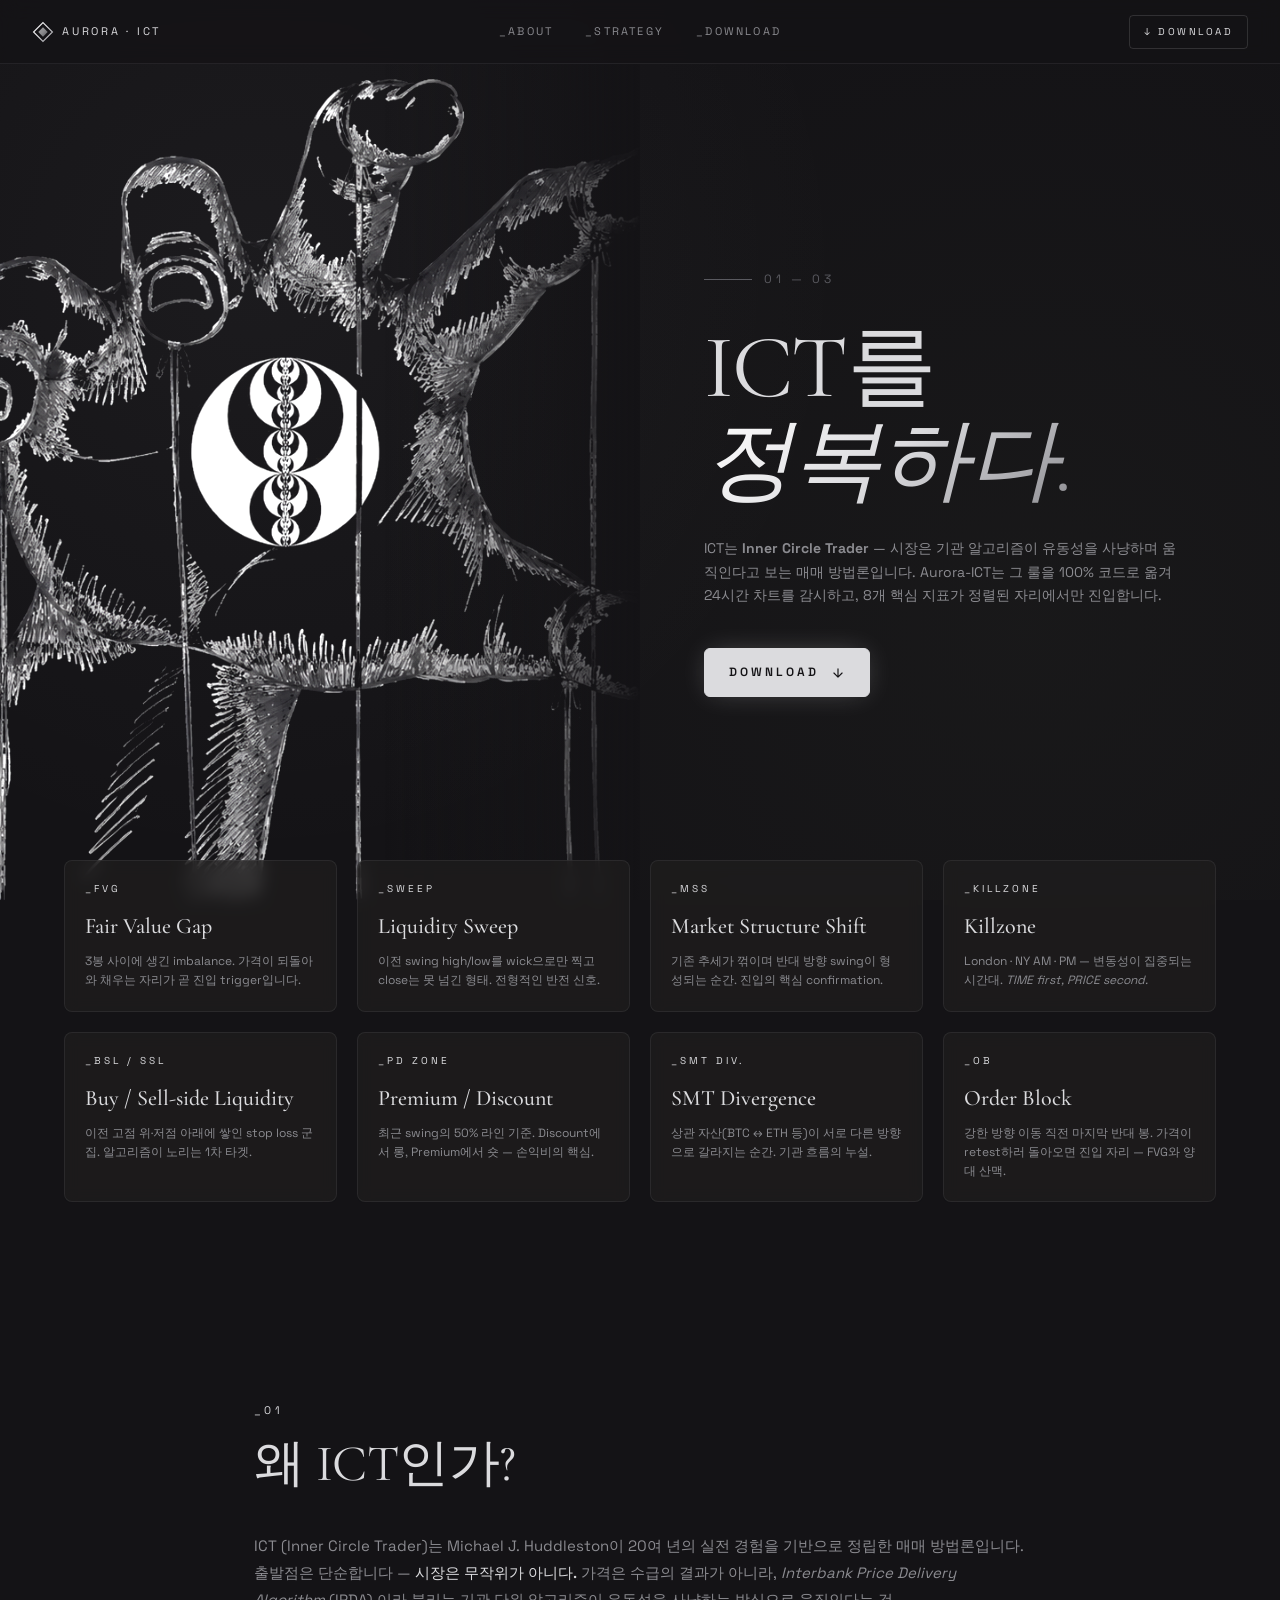
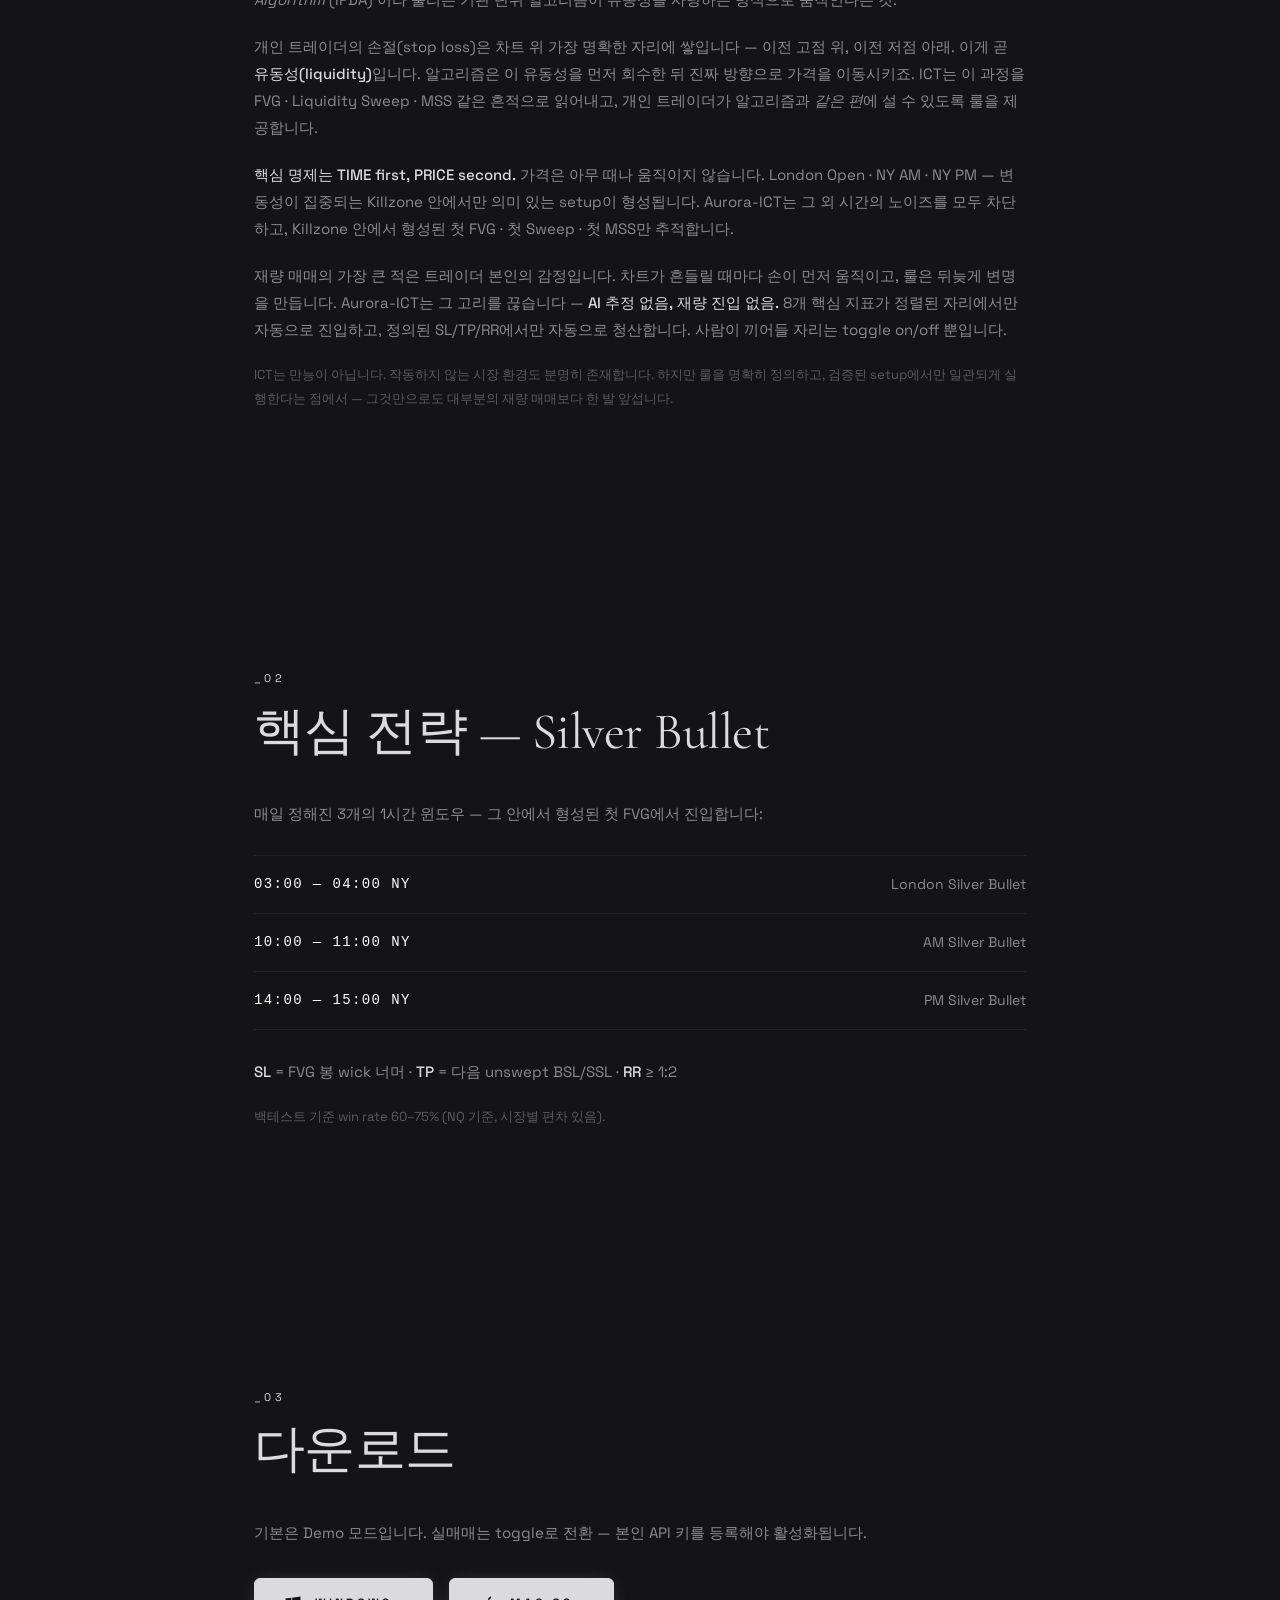
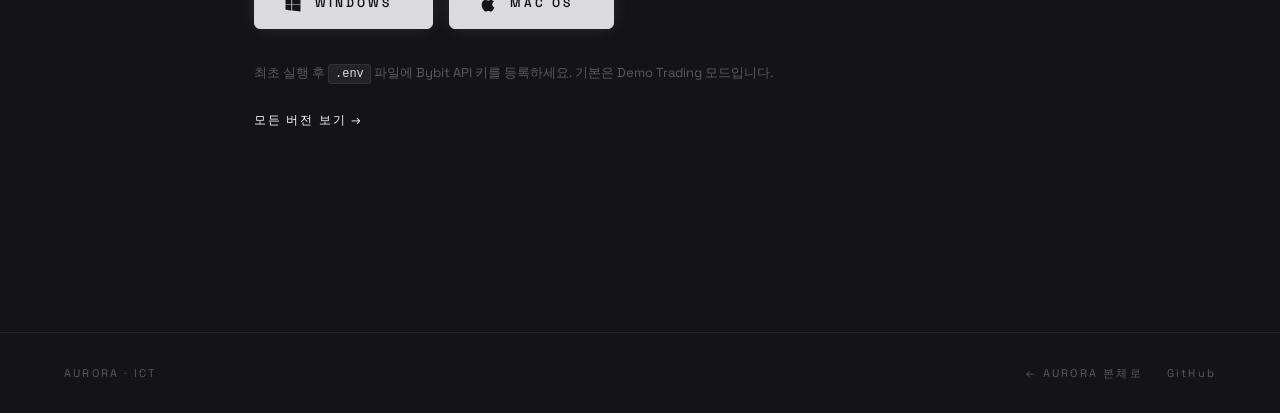
<file: website/ict/index.html>
<!DOCTYPE html>
<html lang="ko">
<head>
<meta charset="UTF-8">
<title>AURORA · ICT — ICT를 정복하다</title>
<meta name="viewport" content="width=device-width, initial-scale=1.0">
<link rel="icon" href="../favicon.svg" type="image/svg+xml">
<link rel="preconnect" href="https://fonts.googleapis.com">
<link rel="preconnect" href="https://fonts.gstatic.com" crossorigin>
<link href="https://fonts.googleapis.com/css2?family=Cormorant+Garamond:wght@300;400;500;600&family=Space+Grotesk:wght@300;400;500;600&display=swap" rel="stylesheet">
<link rel="stylesheet" href="style.css">
</head>
<body>
<div class="bg-stars"></div>

<!-- ─── Top Nav ─────────────────────────────────────── -->
<header class="nav">
  <a href="../" class="logo" aria-label="홈으로">
    <svg width="22" height="22" viewBox="0 0 28 28" fill="none">
      <defs>
        <linearGradient id="g" x1="0%" y1="0%" x2="100%" y2="100%">
          <stop offset="0%" stop-color="#ffffff"/>
          <stop offset="50%" stop-color="#DBDBDE"/>
          <stop offset="100%" stop-color="#8b8b90"/>
        </linearGradient>
      </defs>
      <path d="M14 2 L26 14 L14 26 L2 14 Z" stroke="url(#g)" stroke-width="1.5" fill="none"/>
      <path d="M14 8 L20 14 L14 20 L8 14 Z" fill="url(#g)" opacity="0.6"/>
    </svg>
    <span>AURORA · ICT</span>
  </a>

  <nav class="nav-center">
    <a href="#about">_ABOUT</a>
    <a href="#strategy">_STRATEGY</a>
    <a href="#download">_DOWNLOAD</a>
  </nav>

  <a href="#download" class="nav-download">↓ DOWNLOAD</a>
</header>

<!-- ─── Hero ───────────────────────────────────────── -->
<section class="hero">
  <!-- 좌측 손 이미지 -->
  <div class="hero-image">
    <img src="assets/ict-hand.png" alt="ICT — Smart Money Manipulation" />
  </div>

  <!-- 우측 텍스트 -->
  <div class="hero-content">
    <div class="hero-counter">01 — 03</div>

    <h1 class="hero-title">
      ICT를 <br/><span class="accent">정복하다.</span>
    </h1>

    <p class="hero-sub">
      ICT는 <strong>Inner Circle Trader</strong> — 시장은 기관 알고리즘이 유동성을
      사냥하며 움직인다고 보는 매매 방법론입니다. Aurora-ICT는 그 룰을 100% 코드로
      옮겨 24시간 차트를 감시하고, 8개 핵심 지표가 정렬된 자리에서만 진입합니다.
    </p>

    <a href="#download" class="hero-cta">
      <span>DOWNLOAD</span>
      <svg width="14" height="14" viewBox="0 0 24 24" fill="none" stroke="currentColor" stroke-width="2" stroke-linecap="round" stroke-linejoin="round">
        <path d="M12 5v14M5 12l7 7 7-7"/>
      </svg>
    </a>
  </div>
</section>

<!-- ─── 8개 핵심 지표 ──────────────────────────────────── -->
<section class="hero-cards">
  <div class="card">
    <div class="card-label">_FVG</div>
    <h3>Fair Value Gap</h3>
    <p>3봉 사이에 생긴 imbalance. 가격이 되돌아와 채우는 자리가 곧 진입 trigger입니다.</p>
  </div>
  <div class="card">
    <div class="card-label">_SWEEP</div>
    <h3>Liquidity Sweep</h3>
    <p>이전 swing high/low를 wick으로만 찍고 close는 못 넘긴 형태. 전형적인 반전 신호.</p>
  </div>
  <div class="card">
    <div class="card-label">_MSS</div>
    <h3>Market Structure Shift</h3>
    <p>기존 추세가 꺾이며 반대 방향 swing이 형성되는 순간. 진입의 핵심 confirmation.</p>
  </div>
  <div class="card">
    <div class="card-label">_KILLZONE</div>
    <h3>Killzone</h3>
    <p>London · NY AM · PM — 변동성이 집중되는 시간대. <em>TIME first, PRICE second.</em></p>
  </div>
  <div class="card">
    <div class="card-label">_BSL / SSL</div>
    <h3>Buy / Sell-side Liquidity</h3>
    <p>이전 고점 위·저점 아래에 쌓인 stop loss 군집. 알고리즘이 노리는 1차 타겟.</p>
  </div>
  <div class="card">
    <div class="card-label">_PD ZONE</div>
    <h3>Premium / Discount</h3>
    <p>최근 swing의 50% 라인 기준. Discount에서 롱, Premium에서 숏 — 손익비의 핵심.</p>
  </div>
  <div class="card">
    <div class="card-label">_SMT DIV.</div>
    <h3>SMT Divergence</h3>
    <p>상관 자산(BTC ↔ ETH 등)이 서로 다른 방향으로 갈라지는 순간. 기관 흐름의 누설.</p>
  </div>
  <div class="card">
    <div class="card-label">_OB</div>
    <h3>Order Block</h3>
    <p>강한 방향 이동 직전 마지막 반대 봉. 가격이 retest하러 돌아오면 진입 자리 — FVG와 양대 산맥.</p>
  </div>
</section>

<!-- ─── About ──────────────────────────────────────── -->
<section id="about" class="section">
  <div class="section-num">_01</div>
  <h2>왜 ICT인가?</h2>
  <div class="section-body">
    <p>
      ICT (Inner Circle Trader)는 Michael J. Huddleston이 20여 년의 실전 경험을
      기반으로 정립한 매매 방법론입니다. 출발점은 단순합니다 —
      <strong>시장은 무작위가 아니다.</strong>
      가격은 수급의 결과가 아니라, <em>Interbank Price Delivery Algorithm</em> (IPDA)
      이라 불리는 기관 단위 알고리즘이 유동성을 사냥하는 방식으로 움직인다는 것.
    </p>
    <p>
      개인 트레이더의 손절(stop loss)은 차트 위 가장 명확한 자리에 쌓입니다 —
      이전 고점 위, 이전 저점 아래. 이게 곧 <strong>유동성(liquidity)</strong>입니다.
      알고리즘은 이 유동성을 먼저 회수한 뒤 진짜 방향으로 가격을 이동시키죠.
      ICT는 이 과정을 FVG · Liquidity Sweep · MSS 같은 흔적으로 읽어내고,
      개인 트레이더가 알고리즘과 <em>같은 편</em>에 설 수 있도록 룰을 제공합니다.
    </p>
    <p>
      <strong>핵심 명제는 TIME first, PRICE second.</strong>
      가격은 아무 때나 움직이지 않습니다. London Open · NY AM · NY PM —
      변동성이 집중되는 Killzone 안에서만 의미 있는 setup이 형성됩니다.
      Aurora-ICT는 그 외 시간의 노이즈를 모두 차단하고,
      Killzone 안에서 형성된 첫 FVG · 첫 Sweep · 첫 MSS만 추적합니다.
    </p>
    <p>
      재량 매매의 가장 큰 적은 트레이더 본인의 감정입니다.
      차트가 흔들릴 때마다 손이 먼저 움직이고, 룰은 뒤늦게 변명을 만듭니다.
      Aurora-ICT는 그 고리를 끊습니다 — <strong>AI 추정 없음, 재량 진입 없음.</strong>
      8개 핵심 지표가 정렬된 자리에서만 자동으로 진입하고, 정의된 SL/TP/RR에서만
      자동으로 청산합니다. 사람이 끼어들 자리는 toggle on/off 뿐입니다.
    </p>
    <p class="muted">
      ICT는 만능이 아닙니다. 작동하지 않는 시장 환경도 분명히 존재합니다.
      하지만 룰을 명확히 정의하고, 검증된 setup에서만 일관되게 실행한다는 점에서 —
      그것만으로도 대부분의 재량 매매보다 한 발 앞섭니다.
    </p>
  </div>
</section>

<!-- ─── Strategy ───────────────────────────────────── -->
<section id="strategy" class="section">
  <div class="section-num">_02</div>
  <h2>핵심 전략 — Silver Bullet</h2>
  <div class="section-body">
    <p>매일 정해진 3개의 1시간 윈도우 — 그 안에서 형성된 첫 FVG에서 진입합니다:</p>
    <ul class="strategy-list">
      <li><span class="time">03:00 — 04:00 NY</span><span>London Silver Bullet</span></li>
      <li><span class="time">10:00 — 11:00 NY</span><span>AM Silver Bullet</span></li>
      <li><span class="time">14:00 — 15:00 NY</span><span>PM Silver Bullet</span></li>
    </ul>
    <p>
      <strong>SL</strong> = FVG 봉 wick 너머 · <strong>TP</strong> = 다음 unswept BSL/SSL ·
      <strong>RR</strong> ≥ 1:2
    </p>
    <p class="muted">백테스트 기준 win rate 60–75% (NQ 기준, 시장별 편차 있음).</p>
  </div>
</section>

<!-- ─── Download ───────────────────────────────────── -->
<section id="download" class="section section-download">
  <div class="section-num">_03</div>
  <h2>다운로드</h2>
  <div class="section-body">
    <p>기본은 Demo 모드입니다. 실매매는 toggle로 전환 — 본인 API 키를 등록해야 활성화됩니다.</p>

    <div class="download-buttons">
      <a id="dl-win" href="https://github.com/WL131231/Aurora-ICT-releases/releases/latest/download/Aurora-ICT-launcher.exe" class="dl-btn" data-platform="windows">
        <svg width="20" height="20" viewBox="0 0 24 24" fill="currentColor">
          <path d="M3 5.5L10 4.5v7.5H3V5.5zm8-1.15L21 3v9h-10V4.35zM3 12.5h7v7.5L3 18.5v-6zm8 0h10V21l-10-1.35V12.5z"/>
        </svg>
        <span>WINDOWS</span>
        <span class="dl-tag" id="dl-tag-win"></span>
      </a>
      <a id="dl-mac" href="https://github.com/WL131231/Aurora-ICT-releases/releases/latest/download/Aurora-ICT-launcher-macOS.zip" class="dl-btn" data-platform="mac">
        <svg width="20" height="20" viewBox="0 0 24 24" fill="currentColor">
          <path d="M17.05 20.28c-.98.95-2.05.8-3.08.35-1.09-.46-2.09-.48-3.24 0-1.44.62-2.2.44-3.06-.35C2.79 15.25 3.51 7.59 9.05 7.31c1.35.07 2.29.74 3.08.8 1.18-.24 2.31-.93 3.57-.84 1.51.12 2.65.72 3.4 1.8-3.12 1.87-2.38 5.98.48 7.13-.57 1.5-1.31 2.99-2.54 4.09zM12 7.25c-.15-2.23 1.66-4.07 3.74-4.25.29 2.58-2.34 4.5-3.74 4.25z"/>
        </svg>
        <span>MAC&nbsp;OS</span>
        <span class="dl-tag" id="dl-tag-mac"></span>
      </a>
    </div>

    <script>
      // 캐시 우회 — GitHub API 로 latest tag 박은 거 받아서 specific URL 박은 거.
      // latest/download/... redirect 박은 거 박혀있어서 브라우저/CDN 측 캐시 시 옛 .exe 박는 거 문제 해결.
      (async function setLatestIctDownloads() {
        const api = "https://api.github.com/repos/WL131231/Aurora-ICT-releases/releases/latest";
        try {
          const res = await fetch(api, { headers: { "Accept": "application/vnd.github+json" } });
          if (!res.ok) return;
          const data = await res.json();
          const tag = data.tag_name;
          if (!tag) return;
          const win = document.getElementById("dl-win");
          const mac = document.getElementById("dl-mac");
          const winTag = document.getElementById("dl-tag-win");
          const macTag = document.getElementById("dl-tag-mac");
          if (win) win.href = `https://github.com/WL131231/Aurora-ICT-releases/releases/download/${tag}/Aurora-ICT-launcher.exe`;
          if (mac) mac.href = `https://github.com/WL131231/Aurora-ICT-releases/releases/download/${tag}/Aurora-ICT-launcher-macOS.zip`;
          if (winTag) winTag.textContent = ` (${tag})`;
          if (macTag) macTag.textContent = ` (${tag})`;
        } catch (e) {
          // fallback: latest/download URL 그대로 사용 (HTML href 박혀있는 거)
        }
      })();
    </script>

    <p class="muted">
      최초 실행 후 <code>.env</code> 파일에 Bybit API 키를 등록하세요. 기본은 Demo Trading 모드입니다.
    </p>

    <div class="latest-info">
      <a href="https://github.com/WL131231/Aurora-ICT-releases/releases/latest" target="_blank" rel="noopener">
        모든 버전 보기 →
      </a>
    </div>
  </div>
</section>

<footer class="footer">
  <div>AURORA · ICT</div>
  <div class="footer-links">
    <a href="../">← AURORA 본체로</a>
    <a href="https://github.com/WL131231/Aurora-ICT-releases" target="_blank" rel="noopener">GitHub</a>
  </div>
</footer>

</body>
</html>
</file>
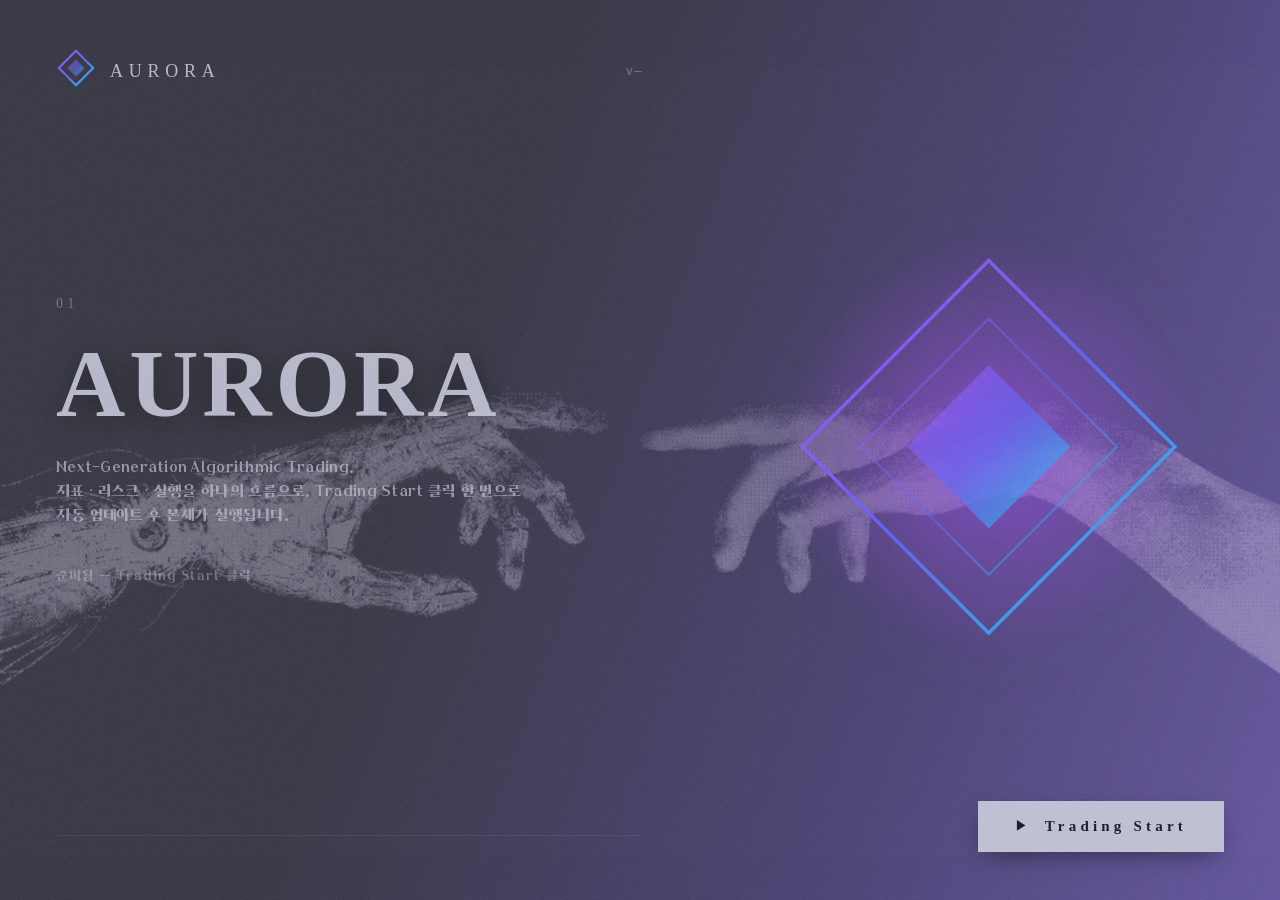
<file: src/aurora_launcher/ui/index.html>
<!DOCTYPE html>
<html lang="ko">
<head>
    <meta charset="UTF-8" />
    <meta name="viewport" content="width=device-width, initial-scale=1.0" />
    <title>Aurora Launcher</title>
    <link rel="stylesheet" href="css/style.css" />
</head>
<body>
    <!-- 좌→우 그라디언트 배경 (#31323e → #60519b) + painterly 텍스처 + 두 손 -->
    <div class="bg-gradient"></div>
    <div class="bg-texture"></div>
    <div class="bg-hands"></div>

    <main class="cinematic">
        <!-- 좌측 — 타이틀 / 부제 / Start / 버전 -->
        <section class="hero">
            <div class="hero-top">
                <div class="brand-row">
                    <div class="logo-mark">
                        <svg width="40" height="40" viewBox="0 0 28 28" fill="none">
                            <defs>
                                <linearGradient id="logoGrad" x1="0%" y1="0%" x2="100%" y2="100%">
                                    <stop offset="0%" stop-color="#a855f7" />
                                    <stop offset="50%" stop-color="#6366f1" />
                                    <stop offset="100%" stop-color="#22d3ee" />
                                </linearGradient>
                            </defs>
                            <path d="M14 2 L26 14 L14 26 L2 14 Z" stroke="url(#logoGrad)" stroke-width="1.5" fill="none" />
                            <path d="M14 8 L20 14 L14 20 L8 14 Z" fill="url(#logoGrad)" opacity="0.6" />
                        </svg>
                    </div>
                    <span class="brand-text">AURORA</span>
                </div>
                <div class="meta-info">
                    <span id="version-info">v—</span>
                </div>
            </div>

            <div class="hero-content">
                <div class="episode-num">01</div>
                <h1 class="hero-title">AURORA</h1>
                <p class="hero-sub">
                    Next-Generation Algorithmic Trading.<br />
                    지표 · 리스크 · 실행을 하나의 흐름으로. Trading Start 클릭 한 번으로 자동 업데이트 후 본체가 실행됩니다.
                </p>

                <div id="status-line">준비됨 — Trading Start 클릭</div>

                <!-- v0.2.24 (ChoYoon #133 P1 ③): 진행 percentage bar — 시작 후 본체
                     ready 박힐 때까지 elapsed / 60s 측 시각 표기. 멈춤 의심 회피 + 글자
                     가시성 ↑ (text-shadow + font-size). 기본 측 hidden, JS setProgress() 측 표시. -->
                <div id="progress-container" class="progress-container" style="display:none">
                    <div id="progress-bar" class="progress-bar"></div>
                    <div id="progress-text" class="progress-text"></div>
                </div>
            </div>

            <div class="hero-bottom">
                <div class="log-area">
                    <ul id="log-list"></ul>
                </div>
            </div>
        </section>

        <!-- 우측 — 거대 다이아몬드 비주얼 + Trading Start 버튼 -->
        <aside class="visual">
            <div class="diamond-stage">
                <svg viewBox="0 0 400 400" class="diamond-hero">
                    <defs>
                        <linearGradient id="heroGrad" x1="0%" y1="0%" x2="100%" y2="100%">
                            <stop offset="0%" stop-color="#a855f7" />
                            <stop offset="50%" stop-color="#6366f1" />
                            <stop offset="100%" stop-color="#22d3ee" />
                        </linearGradient>
                        <radialGradient id="heroGlow" cx="50%" cy="50%" r="50%">
                            <stop offset="0%" stop-color="rgba(168, 85, 247, 0.4)" />
                            <stop offset="100%" stop-color="rgba(168, 85, 247, 0)" />
                        </radialGradient>
                    </defs>
                    <!-- glow 배경 -->
                    <circle cx="200" cy="200" r="180" fill="url(#heroGlow)" />
                    <!-- 외곽 다이아몬드 -->
                    <path d="M200 40 L360 200 L200 360 L40 200 Z"
                          stroke="url(#heroGrad)" stroke-width="3" fill="none"
                          opacity="0.95" />
                    <!-- 중간 다이아몬드 -->
                    <path d="M200 90 L310 200 L200 310 L90 200 Z"
                          stroke="url(#heroGrad)" stroke-width="2" fill="none"
                          opacity="0.5" />
                    <!-- 내부 다이아몬드 (fill) -->
                    <path d="M200 130 L270 200 L200 270 L130 200 Z"
                          fill="url(#heroGrad)" opacity="0.7" />
                </svg>
            </div>

            <button id="btn-start" class="btn-start">
                <span class="btn-arrow">▶</span>
                <span class="btn-label">Trading Start</span>
            </button>
        </aside>
    </main>

    <script src="js/app.js"></script>
</body>
</html>
</file>
<file: website/ict/style.css>
/* ============================================================
   AURORA · ICT — Landing page (Monochrome, marble inspired)
   ============================================================
   Palette:
     #141316 — base (가장 어두움, 메인 배경)
     #1C1C1C — section / nav bg
     #201F1F — card / elevated surface
     #DBDBDE — text / accent (밝은 회색)
*/

:root {
  --bg: #141316;
  --bg-2: #1C1C1C;
  --surface: #201F1F;
  --text-1: #DBDBDE;
  --text-2: #8b8b90;
  --text-3: #5a5a60;
  --accent: #DBDBDE;
  --accent-2: #ffffff;        /* hover, 최강조 */
  --line: rgba(219, 219, 222, 0.08);
}

* { box-sizing: border-box; }

body {
  margin: 0;
  background: var(--bg);
  color: var(--text-1);
  font-family: "Space Grotesk", system-ui, sans-serif;
  font-size: 14px;
  line-height: 1.6;
  overflow-x: hidden;
}

/* 배경 — 회색 미세 그라데이션 (대리석 무드) */
.bg-stars {
  position: fixed;
  inset: 0;
  background:
    radial-gradient(circle at 20% 30%, rgba(219, 219, 222, 0.04), transparent 50%),
    radial-gradient(circle at 80% 70%, rgba(28, 28, 28, 0.6), transparent 55%),
    radial-gradient(circle at 50% 50%, rgba(20, 19, 22, 0.5), transparent 70%),
    var(--bg);
  z-index: -1;
}

a { color: inherit; text-decoration: none; }

/* ============================================================
   Top Nav
   ============================================================ */
.nav {
  position: fixed;
  top: 0; left: 0; right: 0;
  height: 64px;
  padding: 0 32px;
  display: flex;
  align-items: center;
  justify-content: space-between;
  z-index: 50;
  background: rgba(20, 19, 22, 0.72);
  backdrop-filter: blur(10px);
  border-bottom: 1px solid var(--line);
}

.logo {
  display: flex;
  align-items: center;
  gap: 8px;
  font-size: 11px;
  letter-spacing: 0.25em;
  font-weight: 400;
}

.nav-center {
  position: absolute;
  left: 50%;
  transform: translateX(-50%);
  display: flex;
  gap: 32px;
  font-size: 11px;
  letter-spacing: 0.2em;
  color: var(--text-2);
}
.nav-center a { transition: color 0.2s; }
.nav-center a:hover { color: var(--text-1); }

.nav-download {
  font-size: 10px;
  letter-spacing: 0.25em;
  padding: 8px 14px;
  border: 1px solid rgba(219, 219, 222, 0.15);
  border-radius: 4px;
  transition: border-color 0.2s, background 0.2s;
}
.nav-download:hover {
  border-color: var(--accent);
  background: rgba(219, 219, 222, 0.08);
}

/* ============================================================
   Hero
   ============================================================ */
.hero {
  min-height: 100vh;
  padding: 64px 0 0;
  display: grid;
  grid-template-columns: 1fr 1fr;
  align-items: center;
  position: relative;
}

/* 손 이미지 — 좌측 영역 가득. 박스 / animation X. */
.hero-image {
  height: calc(100vh - 64px);
  position: relative;
  overflow: hidden;
}

.hero-image img {
  position: absolute;
  inset: 0;
  width: 100%;
  height: 100%;
  object-fit: cover;
  object-position: center center;
  /* 이미지 검정 배경이 본 배경(#141316) 과 자연 블렌딩 */
  mix-blend-mode: screen;
  filter:
    drop-shadow(0 0 80px rgba(219, 219, 222, 0.12))
    contrast(1.08)
    brightness(1.05);
}

/* 우측 텍스트 영역으로 자연 페이드 */
.hero-image::after {
  content: "";
  position: absolute;
  inset: 0;
  background: linear-gradient(
    to right,
    transparent 0%,
    transparent 60%,
    rgba(20, 19, 22, 0.4) 85%,
    var(--bg) 100%
  );
  pointer-events: none;
}

.hero-content {
  padding: 0 64px;
  position: relative;
}

.hero-counter {
  font-size: 12px;
  letter-spacing: 0.3em;
  color: var(--text-3);
  margin-bottom: 32px;
  position: relative;
  display: inline-block;
  padding-left: 60px;
}
.hero-counter::before {
  content: "";
  position: absolute;
  left: 0; top: 50%;
  width: 48px;
  height: 1px;
  background: var(--text-3);
}

.hero-title {
  font-family: "Cormorant Garamond", serif;
  font-weight: 400;
  font-size: clamp(48px, 7vw, 92px);
  line-height: 1.05;
  margin: 0 0 28px 0;
  letter-spacing: -0.02em;
}
.hero-title .accent {
  background: linear-gradient(135deg, #ffffff 0%, #DBDBDE 50%, #8b8b90 100%);
  -webkit-background-clip: text;
  background-clip: text;
  color: transparent;
  font-style: italic;
}

.hero-sub {
  font-size: 14px;
  line-height: 1.7;
  color: var(--text-2);
  max-width: 480px;
  margin: 0 0 40px 0;
}

.hero-cta {
  display: inline-flex;
  align-items: center;
  gap: 12px;
  padding: 14px 24px;
  background: #DBDBDE;
  color: #141316;
  font-size: 12px;
  letter-spacing: 0.25em;
  font-weight: 600;
  border-radius: 6px;
  border: 1px solid #DBDBDE;
  transition: transform 0.2s, box-shadow 0.2s, background 0.2s;
  box-shadow: 0 0 28px -6px rgba(219, 219, 222, 0.3);
}
.hero-cta:hover {
  transform: translateY(-2px);
  background: #ffffff;
  box-shadow: 0 0 40px -6px rgba(219, 219, 222, 0.5);
}

/* ============================================================
   Hero cards (bottom)
   ============================================================ */
.hero-cards {
  display: grid;
  grid-template-columns: repeat(auto-fit, minmax(240px, 1fr));
  gap: 20px;
  padding: 0 64px 80px;
  max-width: 1400px;
  margin: -40px auto 0;
}

.card {
  background: rgba(32, 31, 31, 0.7);
  backdrop-filter: blur(8px);
  border: 1px solid var(--line);
  border-radius: 8px;
  padding: 20px;
  transition: border-color 0.2s, transform 0.2s, background 0.2s;
}
.card h3 em {
  font-style: italic;
  color: var(--text-1);
}
.card:hover {
  border-color: rgba(219, 219, 222, 0.25);
  background: rgba(32, 31, 31, 0.95);
  transform: translateY(-4px);
}

.card-label {
  font-size: 10px;
  letter-spacing: 0.3em;
  color: var(--accent);
  margin-bottom: 12px;
}
.card h3 {
  font-family: "Cormorant Garamond", serif;
  font-size: 22px;
  font-weight: 500;
  margin: 0 0 8px 0;
}
.card p {
  font-size: 12px;
  line-height: 1.6;
  color: var(--text-2);
  margin: 0;
}

/* ============================================================
   Sections (About / Strategy / Download)
   ============================================================ */
.section {
  max-width: 900px;
  margin: 0 auto;
  padding: 120px 64px;
  position: relative;
}

.section-num {
  font-size: 11px;
  letter-spacing: 0.3em;
  color: var(--accent);
  margin-bottom: 16px;
}

.section h2 {
  font-family: "Cormorant Garamond", serif;
  font-weight: 400;
  font-size: clamp(36px, 4vw, 52px);
  line-height: 1.1;
  margin: 0 0 40px 0;
  letter-spacing: -0.01em;
}

.section-body {
  color: var(--text-2);
  font-size: 15px;
  line-height: 1.8;
}
.section-body p {
  margin: 0 0 20px 0;
}
.section-body strong {
  color: var(--text-1);
  font-weight: 500;
}
.section-body .muted {
  color: var(--text-3);
  font-size: 13px;
}

.strategy-list {
  list-style: none;
  padding: 0;
  margin: 28px 0;
  border-top: 1px solid var(--line);
}
.strategy-list li {
  display: flex;
  justify-content: space-between;
  padding: 16px 0;
  border-bottom: 1px solid var(--line);
  font-size: 14px;
}
.strategy-list .time {
  font-family: "JetBrains Mono", monospace;
  color: var(--accent-2);
  letter-spacing: 0.1em;
}

/* ============================================================
   Download section
   ============================================================ */
.section-download .download-buttons {
  display: flex;
  gap: 16px;
  margin: 32px 0;
  flex-wrap: wrap;
}

.dl-btn {
  display: inline-flex;
  align-items: center;
  gap: 12px;
  padding: 14px 28px;
  background: #DBDBDE;
  color: #141316;
  font-size: 12px;
  letter-spacing: 0.25em;
  font-weight: 600;
  border-radius: 6px;
  border: 1px solid #DBDBDE;
  box-shadow: 0 0 20px -6px rgba(219, 219, 222, 0.25);
  transition: transform 0.2s, background 0.2s, box-shadow 0.2s;
}
.dl-btn:hover {
  transform: translateY(-2px);
  background: #ffffff;
  box-shadow: 0 0 32px -6px rgba(219, 219, 222, 0.5);
}
.dl-tag {
  font-family: 'JetBrains Mono', monospace;
  font-size: 10px;
  letter-spacing: 0.1em;
  color: #5a5a60;
  font-weight: 500;
}

.latest-info {
  margin-top: 24px;
  font-size: 12px;
  letter-spacing: 0.15em;
}
.latest-info a {
  color: var(--accent-2);
  transition: color 0.2s;
}
.latest-info a:hover {
  color: var(--text-1);
}

code {
  font-family: "JetBrains Mono", monospace;
  background: rgba(219, 219, 222, 0.08);
  color: var(--text-1);
  padding: 2px 6px;
  border-radius: 3px;
  font-size: 12px;
  border: 1px solid var(--line);
}

/* ============================================================
   Footer
   ============================================================ */
.footer {
  border-top: 1px solid var(--line);
  padding: 32px 64px;
  display: flex;
  justify-content: space-between;
  align-items: center;
  font-size: 11px;
  letter-spacing: 0.2em;
  color: var(--text-3);
  margin-top: 80px;
}
.footer-links { display: flex; gap: 24px; }
.footer-links a:hover { color: var(--text-1); }

/* ============================================================
   Responsive
   ============================================================ */
@media (max-width: 900px) {
  .hero {
    grid-template-columns: 1fr;
    padding-top: 80px;
  }
  .hero-image {
    height: 50vh;
  }
  .hero-content {
    padding: 24px 32px 64px;
  }
  .hero-cards {
    grid-template-columns: 1fr;
    padding: 0 24px 64px;
  }
  .nav-center { display: none; }
  .section { padding: 80px 32px; }
  .footer { padding: 24px 32px; flex-direction: column; gap: 12px; }
}
</file>
<file: src/aurora_launcher/ui/css/style.css>
/* v0.1.16 Launcher — HBO Chernobyl 시네마틱 레이아웃.
   좌→우 그라디언트 배경 (#31323e → #60519b) + painterly 텍스처.
   좌측 = 타이틀/부제/Start, 우측 = 거대 다이아몬드. */

/* v0.1.70: 한글 글씨체 — HSBombaram 2.1 (한섬 봄바람체, 배포/상업 허용). */
@font-face {
    font-family: "HSBombaram";
    src: url("../fonts/HSBombaram2.1.ttf") format("truetype");
    font-weight: normal;
    font-style: normal;
    font-display: swap;
}

/* v0.1.71: AURORA 워드마크 폰트 — Ginqail (장수님 결정). */
@font-face {
    font-family: "Ginqail";
    src: url("../fonts/Ginqail-Font.ttf") format("truetype");
    font-weight: normal;
    font-style: normal;
    font-display: swap;
}

:root {
    --bg: #1e202c;
    --bg-card: #31323e;
    --bg-purple: #60519b;
    --text-base: #bfc0d1;

    --text-1: rgba(191, 192, 209, 0.95);
    --text-2: rgba(191, 192, 209, 0.70);
    --text-3: rgba(191, 192, 209, 0.45);
    --text-4: rgba(191, 192, 209, 0.25);
    --border: rgba(191, 192, 209, 0.10);

    --logo-purple: #a855f7;
    --logo-indigo: #6366f1;
    --logo-cyan: #22d3ee;

    --paint-texture: url("data:image/svg+xml;utf8,<svg xmlns='http://www.w3.org/2000/svg' width='320' height='320'><filter id='n'><feTurbulence type='fractalNoise' baseFrequency='0.85' numOctaves='2' stitchTiles='stitch'/><feColorMatrix values='0 0 0 0 1  0 0 0 0 1  0 0 0 0 1  0 0 0 0.13 0'/></filter><rect width='100%' height='100%' filter='url(%23n)'/></svg>");
}

* { box-sizing: border-box; margin: 0; padding: 0; }

body {
    font-family: "HSBombaram", 'Pretendard Variable', 'Space Grotesk', system-ui, sans-serif;
    color: var(--text-1);
    overflow: hidden;
    height: 100vh;
    background: var(--bg);
}

/* ===== 배경 그라디언트 (좌측 #31323e → 우측 #60519b) ===== */
.bg-gradient {
    position: fixed;
    inset: 0;
    z-index: 0;
    background: linear-gradient(
        110deg,
        var(--bg-card) 0%,
        var(--bg-card) 35%,
        rgba(96, 81, 155, 0.6) 70%,
        var(--bg-purple) 100%
    );
}

.bg-texture {
    position: fixed;
    inset: 0;
    z-index: 1;
    pointer-events: none;
    background-image: var(--paint-texture);
    background-blend-mode: overlay;
    opacity: 0.7;
}

/* 두 손 배경 — cropped 이미지 (좌 로봇 / 우 인간). v0.1.17 사용자 cropped PNG 제공.
   흰 배경 + 검정/회색 도트 손 → invert + screen 으로 흰=투명 / 손=흰 효과. */
.bg-hands {
    position: fixed;
    inset: 0;
    z-index: 2;
    pointer-events: none;
    background-image: url("../img/launcher-bg-hands.png");
    /* 손 이미지 1200×750 (가로) — 화면 중앙에 contain 으로 자연 fit. */
    background-size: contain;
    background-position: center 60%;
    background-repeat: no-repeat;
    /* invert: 흰 → 검정, 검정 손 → 흰. screen: 검정 → 투명 → 어두운 그라디언트
       위에 흰/보라 손만 보임. */
    filter: invert(1) sepia(0.4) hue-rotate(220deg) saturate(1.4) brightness(0.95);
    mix-blend-mode: screen;
    opacity: 0.32;
}

/* ===== 시네마틱 레이아웃 (좌 hero / 우 visual) ===== */
.cinematic {
    position: relative;
    z-index: 3;                /* bg-gradient(0) / bg-texture(1) / bg-hands(2) 위 */
    display: grid;
    grid-template-columns: 1.2fr 1fr;
    height: 100vh;
}

/* ===== 좌측 hero ===== */
.hero {
    display: flex;
    flex-direction: column;
    justify-content: space-between;
    padding: 48px 56px;
}

.hero-top {
    display: flex;
    justify-content: space-between;
    align-items: center;
}

.brand-row {
    display: flex;
    align-items: center;
    gap: 14px;
}

.brand-text {
    font-family: "Bodoni Moda", "Playfair Display", serif;
    font-size: 18px;
    letter-spacing: 0.32em;
    font-weight: 500;
    color: var(--text-1);
}

.meta-info {
    font-family: 'JetBrains Mono', monospace;
    font-size: 12px;
    color: var(--text-3);
    letter-spacing: 0.08em;
}

/* hero 메인 콘텐츠 */
.hero-content {
    margin-bottom: 48px;
}

.episode-num {
    font-family: "Bodoni Moda", serif;
    font-size: 14px;
    letter-spacing: 0.3em;
    color: var(--text-3);
    margin-bottom: 24px;
}

.hero-title {
    font-family: "Bodoni Moda", "Playfair Display", serif;
    font-size: 96px;
    font-weight: 700;
    letter-spacing: 0.04em;
    line-height: 1;
    color: var(--text-1);
    margin-bottom: 24px;
    text-shadow: 0 4px 30px rgba(0, 0, 0, 0.4);
}

.hero-sub {
    max-width: 480px;
    font-size: 14px;
    line-height: 1.7;
    color: var(--text-2);
    margin-bottom: 40px;
    letter-spacing: 0.02em;
}

/* Trading Start 버튼 — 우측 하단 시네마틱 (visual 영역 absolute, v0.1.16). */
.btn-start {
    position: absolute;
    right: 56px;
    bottom: 48px;
    display: inline-flex;
    align-items: center;
    gap: 14px;
    padding: 16px 36px;
    border: 1px solid var(--text-base);
    background: var(--text-base);
    color: var(--bg);
    font-family: "Bodoni Moda", serif;
    font-size: 15px;
    letter-spacing: 0.28em;
    font-weight: 600;
    cursor: pointer;
    transition: all 0.25s ease;
    border-radius: 0;
    backdrop-filter: blur(8px);
    box-shadow: 0 8px 24px -8px rgba(0, 0, 0, 0.5);
}
.btn-start:hover:not(:disabled) {
    background: #d8d9e8;
    transform: translateY(-2px);
    box-shadow: 0 12px 32px -8px rgba(168, 85, 247, 0.4);
}
.btn-start:disabled {
    opacity: 0.5;
    cursor: not-allowed;
}
.btn-arrow {
    color: var(--bg);
    font-size: 12px;
}

#status-line {
    margin-top: 16px;
    font-size: 12px;
    color: var(--text-3);
    letter-spacing: 0.08em;
    min-height: 1.4em;
}

/* hero 하단 로그 */
.hero-bottom {
    border-top: 1px solid var(--border);
    padding-top: 16px;
}

.log-area {
    max-height: 88px;
    overflow-y: auto;
}

#log-list {
    list-style: none;
    font-family: 'JetBrains Mono', monospace;
    font-size: 10px;
    color: var(--text-3);
    letter-spacing: 0.04em;
    line-height: 1.8;
}
#log-list li::before {
    content: "› ";
    color: var(--logo-purple);
}

/* ===== 우측 거대 다이아몬드 비주얼 + Trading Start 버튼 컨테이너 ===== */
.visual {
    position: relative;        /* btn-start absolute 기준 */
    display: flex;
    align-items: center;
    justify-content: center;
    height: 100%;
}

.diamond-stage {
    position: relative;
    width: 80%;
    max-width: 480px;
    aspect-ratio: 1;
    animation: float 8s ease-in-out infinite;
}

.diamond-hero {
    width: 100%;
    height: 100%;
    filter: drop-shadow(0 0 40px rgba(168, 85, 247, 0.4));
}

@keyframes float {
    0%, 100% { transform: translateY(0) rotate(0deg); }
    50%      { transform: translateY(-12px) rotate(2deg); }
}

/* ============================================================
   v0.2.24 (ChoYoon #133 P1 ③): launcher progress bar
   ============================================================ */

.progress-container {
    width: 80%;
    max-width: 360px;
    margin-top: 1.25rem;
}

.progress-bar {
    height: 8px;
    background: linear-gradient(90deg, #a855f7, #60a5fa, #22d3ee);
    border-radius: 6px;
    width: 0%;
    transition: width 0.35s ease-out;
    box-shadow: 0 0 8px rgba(168, 85, 247, 0.4);
}

.progress-text {
    color: #e5e7eb;
    font-size: 0.85rem;
    font-weight: 500;
    margin-top: 0.5rem;
    letter-spacing: 0.05em;
    text-shadow: 0 1px 3px rgba(0, 0, 0, 0.7);
}
</file>
